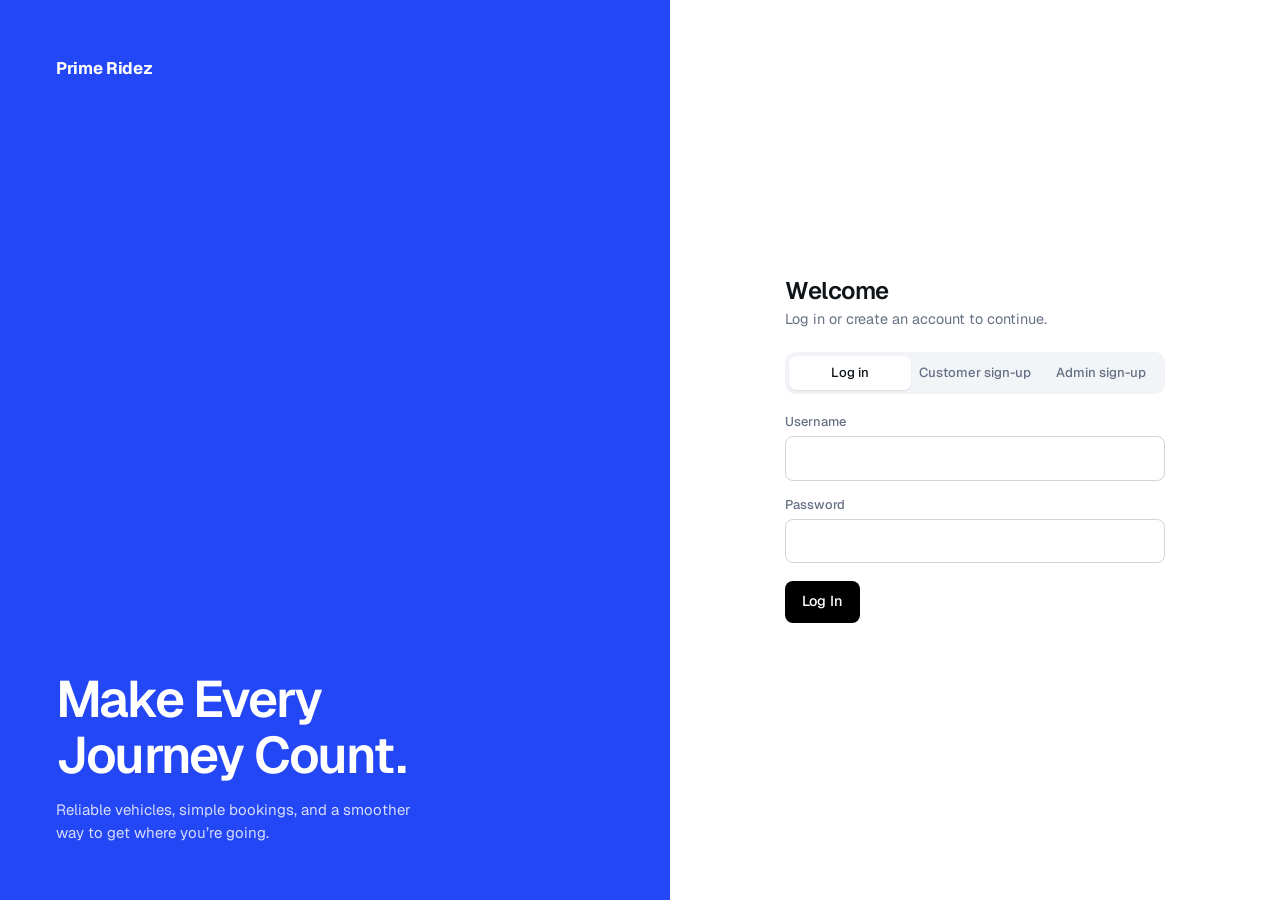
<file: frontend/index.html>
<!DOCTYPE html>
<html lang="en">
<head>
    <meta charset="UTF-8">
    <meta name="viewport" content="width=device-width, initial-scale=1">
    <title>Prime Ridez - Sign in</title>
    <link rel="stylesheet" href="css/style.css">
</head>
<body>
<div class="auth-wrap">
    <aside class="auth-hero">
        <div class="mark">Prime Ridez</div>
        <div>
            <h2>Make Every Journey Count.</h2>
            <p>Reliable vehicles, simple bookings, and a smoother way to get where you’re going.</p>
        </div>
    </aside>
    <main class="auth-main">
    <div class="auth-card">
        <h1>Welcome</h1>
        <div class="sub">Log in or create an account to continue.</div>

        <div class="tabs">
            <button id="tab-login" class="active" onclick="showTab('login')">Log in</button>
            <button id="tab-customer" onclick="showTab('customer')">Customer sign-up</button>
            <button id="tab-admin" onclick="showTab('admin')">Admin sign-up</button>
        </div>

        <div id="alert" class="alert hidden"></div>

        <!-- Login -->
        <form id="form-login">
            <label>Username</label>
            <input type="text" id="login-username" required>
            <label>Password</label>
            <input type="password" id="login-password" required>
            <div class="btn-row">
                <button type="submit" class="btn-primary">Log In</button>
            </div>
        </form>

        <!-- Register Customer -->
        <form id="form-customer" class="hidden">
            <label>Username</label>
            <input type="text" id="c-username" required>
            <label>Password</label>
            <input type="password" id="c-password" required>
            <label>Full Name</label>
            <input type="text" id="c-name" required>
            <div class="field-row">
                <div>
                    <label>Phone</label>
                    <input type="text" id="c-phone">
                </div>
                <div>
                    <label>Driving License Number</label>
                    <input type="text" id="c-license">
                </div>
            </div>
            <div class="btn-row">
                <button type="submit" class="btn-primary">Create customer account</button>
            </div>
        </form>

        <!-- Register Admin -->
        <form id="form-admin" class="hidden">
            <label>Username</label>
            <input type="text" id="a-username" required>
            <label>Password</label>
            <input type="password" id="a-password" required>
            <label>Full Name</label>
            <input type="text" id="a-name" required>
            <div class="helper-text">Admin accounts can manage vehicles, users, and maintenance.</div>
            <div class="btn-row">
                <button type="submit" class="btn-primary">Create admin account</button>
            </div>
        </form>
    </div>
    </main>
</div>

<script src="js/api.js"></script>
<script>
    function showTab(which) {
        ["login", "customer", "admin"].forEach(t => {
            document.getElementById("tab-" + t).classList.toggle("active", t === which);
            document.getElementById("form-" + t).classList.toggle("hidden", t !== which);
        });
        hideAlert("alert");
    }

    document.getElementById("form-login").addEventListener("submit", async (e) => {
        e.preventDefault();
        const username = document.getElementById("login-username").value.trim();
        const password = document.getElementById("login-password").value;
        const { ok, data } = await API.post("/api/login", { username, password });
        if (ok && data.success) {
            Session.save(data.user);
            window.location.href = "dashboard.html";
        } else {
            showAlert("alert", data.message || "Login failed.", "error");
        }
    });

    document.getElementById("form-customer").addEventListener("submit", async (e) => {
        e.preventDefault();
        const payload = {
            username: document.getElementById("c-username").value.trim(),
            password: document.getElementById("c-password").value,
            name: document.getElementById("c-name").value.trim(),
            phone: document.getElementById("c-phone").value.trim(),
            license: document.getElementById("c-license").value.trim(),
        };
        const { ok, data } = await API.post("/api/register/customer", payload);
        if (ok && data.success) {
            Session.save(data.user);
            window.location.href = "dashboard.html";
        } else {
            showAlert("alert", data.message || "Registration failed.", "error");
        }
    });

    document.getElementById("form-admin").addEventListener("submit", async (e) => {
        e.preventDefault();
        const payload = {
            username: document.getElementById("a-username").value.trim(),
            password: document.getElementById("a-password").value,
            name: document.getElementById("a-name").value.trim(),
        };
        const { ok, data } = await API.post("/api/register/admin", payload);
        if (ok && data.success) {
            Session.save(data.user);
            window.location.href = "dashboard.html";
        } else {
            showAlert("alert", data.message || "Registration failed.", "error");
        }
    });

    // If already logged in, skip straight to the dashboard
    if (Session.get()) {
        window.location.href = "dashboard.html";
    }
</script>
</body>
</html>
</file>
<file: frontend/css/style.css>
@import url('https://fonts.googleapis.com/css2?family=Geist:wght@400;500;600;700&display=swap');

:root {
    --bg: #F2F4F7;
    --surface: #FFFFFF;
    --ink: #0F1419;
    --muted: #667085;
    --line: #E3E7ED;
    --accent: #2447F5;
    --accent-dark: #1A35C4;
    --accent-soft: #E8ECFE;
    --ok: #12795A;     --ok-soft: #DDF3EA;
    --warn: #A15C07;   --warn-soft: #FDEFD3;
    --bad: #C0362C;    --bad-soft: #FBE4E1;
    --font: 'Geist', 'DM Sans', 'Google Sans', system-ui, -apple-system, 'Segoe UI', Roboto, sans-serif;
}

* { box-sizing: border-box; }

body {
    margin: 0;
    font-family: var(--font);
    background: var(--bg);
    color: var(--ink);
    line-height: 1.5;
    font-size: 15px;
    -webkit-font-smoothing: antialiased;
    font-variant-numeric: tabular-nums;
}

h1, h2, h3 { font-weight: 600; letter-spacing: -0.02em; margin: 0 0 .5em; }
h1 { font-size: 1.9rem; line-height: 1.15; margin-bottom: 20px; }
h2 { font-size: 1.05rem; margin-top: 1.4em; }
a { color: var(--accent); }

/* ===== Shell ===== */
.app-shell { display: flex; min-height: 100vh; }

.sidebar {
    width: 232px;
    flex-shrink: 0;
    background: var(--surface);
    border-right: 1px solid var(--line);
    padding: 22px 12px;
    display: flex;
    flex-direction: column;
    position: sticky;
    top: 0;
    height: 100vh;
}
.sidebar .brand {
    font-weight: 700;
    font-size: 1.05rem;
    letter-spacing: -0.02em;
    padding: 0 10px 18px;
}
.sidebar .session {
    margin: 0 4px 14px;
    padding: 10px;
    background: var(--bg);
    border-radius: 8px;
    font-size: .82rem;
    color: var(--muted);
}
.sidebar .session strong { color: var(--ink); font-weight: 600; }

.sidebar nav { display: flex; flex-direction: column; gap: 2px; flex: 1; }
.sidebar nav a {
    color: #3B4350;
    text-decoration: none;
    padding: 8px 10px;
    border-radius: 8px;
    font-size: .92rem;
    font-weight: 500;
}
.sidebar nav a:hover { background: var(--bg); color: var(--ink); }
.sidebar nav a.active { background: var(--accent-soft); color: var(--accent-dark); }

.sidebar .logout {
    margin: 12px 4px 0;
    background: transparent;
    border: 1px solid var(--line);
    color: var(--muted);
}
.sidebar .logout:hover { color: var(--bad); border-color: var(--bad); }

.content { flex: 1; min-width: 0; padding: 40px 44px 60px; }

/* ===== Panels ===== */
.panel {
    background: var(--surface);
    border: 1px solid var(--line);
    border-radius: 12px;
    padding: 22px;
    margin-bottom: 20px;
    overflow-x: auto;
}
.panel h2:first-child { margin-bottom: 14px; }

/* ===== Forms ===== */
label { display: block; font-size: .8rem; font-weight: 500; color: var(--muted); margin: 14px 0 5px; }
input, select {
    width: 100%;
    padding: 10px 12px;
    border: 1px solid #D0D5DD;
    border-radius: 8px;
    font: inherit;
    background: #fff;
    color: var(--ink);
}
input::placeholder { color: #98A2B3; }
input:focus, select:focus, button:focus-visible, a:focus-visible {
    outline: 2px solid var(--accent);
    outline-offset: 1px;
    border-color: var(--accent);
}
.field-row { display: flex; gap: 14px; flex-wrap: wrap; }
.field-row > div { flex: 1; min-width: 140px; }

/* ===== Buttons ===== */
button, .btn {
    display: inline-block;
    padding: 9px 16px;
    border-radius: 8px;
    border: 1px solid transparent;
    font: inherit;
    font-size: .9rem;
    font-weight: 500;
    cursor: pointer;
    text-decoration: none;
    transition: background .15s, border-color .15s;
}
.btn-primary { background: black; color: #fff; }
.btn-primary:hover { background: var(--accent-dark); }
.btn-secondary { background: #fff; border-color: #D0D5DD; color: var(--ink); padding: 6px 12px; }
.btn-secondary:hover { background: var(--bg); }
.btn-danger { background: #fff; border-color: #F0C4BF; color: var(--bad); padding: 6px 12px; }
.btn-danger:hover { background: var(--bad); border-color: var(--bad); color: #fff; }
.btn-row { margin-top: 18px; display: flex; gap: 10px; }

/* ===== Tables ===== */
table { width: 100%; border-collapse: collapse; font-size: .9rem; }
th {
    text-align: left;
    font-size: .78rem;
    font-weight: 500;
    color: var(--muted);
    padding: 8px 12px;
    border-bottom: 1px solid var(--line);
    white-space: nowrap;
}
td { padding: 12px; border-bottom: 1px solid var(--line); vertical-align: middle; }
tbody tr:last-child td { border-bottom: 0; }
tbody tr:hover td { background: #FAFBFC; }

/* IDs: bold, tracked, set apart from body text like a number plate */
td.id { font-weight: 600; font-size: .82rem; letter-spacing: .08em; color: var(--ink); white-space: nowrap; }
th.id { color: var(--muted); }

/* ===== Pills ===== */
.pill {
    display: inline-flex;
    align-items: center;
    gap: 6px;
    padding: 2px 10px;
    border-radius: 999px;
    font-size: .78rem;
    font-weight: 500;
}
.pill-green { background: var(--ok-soft); color: var(--ok); }
.pill-red { background: var(--bad-soft); color: var(--bad); }
.pill-amber { background: var(--warn-soft); color: var(--warn); }

/* ===== Alerts ===== */
.alert { padding: 11px 14px; border-radius: 8px; margin-bottom: 16px; font-size: .9rem; border: 1px solid; }
.alert-error { background: var(--bad-soft); color: var(--bad); border-color: #F3C3BE; }
.alert-success { background: var(--ok-soft); color: var(--ok); border-color: #B7E3D1; }

.hidden { display: none !important; }
.empty-note { color: var(--muted); font-size: .9rem; padding: 8px 0; }
.helper-text { font-size: .8rem; color: var(--muted); margin-top: 8px; }

/* ===== Dashboard stats ===== */
.stats { display: grid; grid-template-columns: repeat(auto-fit, minmax(210px, 1fr)); gap: 14px; margin-bottom: 20px; }
.stat { background: var(--surface); border: 1px solid var(--line); border-radius: 12px; padding: 18px 20px; }
.stat .label { font-size: .82rem; color: var(--muted); }
.stat .value { font-size: 1.7rem; font-weight: 600; letter-spacing: -0.02em; margin-top: 4px; }
.stat .value small { font-size: 1rem; color: var(--muted); font-weight: 500; }
.stat.hero { background: var(--ink); border-color: var(--ink); color: #fff; }
.stat.hero .label { color: #A8B0BE; }

/* ===== Sign-in: split screen ===== */
.auth-wrap { min-height: 100vh; display: grid; grid-template-columns: 1.1fr 1fr; }
.auth-hero {
    background: var(--accent);
    color: #fff;
    padding: 56px;
    display: flex;
    flex-direction: column;
    justify-content: space-between;
}
.auth-hero .mark { font-weight: 700; letter-spacing: -0.02em; font-size: 1.05rem; }
.auth-hero h2 { font-size: clamp(2rem, 4vw, 3.2rem); line-height: 1.08; letter-spacing: -0.035em; max-width: 13ch; margin: 0; }
.auth-hero p { margin: 16px 0 0; max-width: 38ch; color: #D5DCFF; }
.auth-main { display: flex; align-items: center; justify-content: center; padding: 32px; background: var(--surface); }
.auth-card { width: 100%; max-width: 380px; }
.auth-card h1 { font-size: 1.5rem; margin-bottom: 4px; }
.auth-card .sub { color: var(--muted); font-size: .9rem; margin-bottom: 22px; }

.tabs { display: flex; gap: 4px; padding: 4px; background: var(--bg); border-radius: 10px; margin-bottom: 18px; }
.tabs button {
    flex: 1;
    background: none;
    border: 0;
    padding: 7px 4px;
    font-size: .82rem;
    color: var(--muted);
    border-radius: 7px;
}
.tabs button.active { background: #fff; color: var(--ink); box-shadow: 0 1px 2px rgba(16, 24, 40, .1); }

/* ===== Small screens ===== */
@media (max-width: 800px) {
    .app-shell { flex-direction: column; }
    .sidebar { width: 100%; height: auto; position: static; border-right: 0; border-bottom: 1px solid var(--line); padding: 14px 12px; }
    .sidebar nav { flex-direction: row; overflow-x: auto; flex: none; }
    .sidebar nav a { white-space: nowrap; }
    .content { padding: 24px 16px 48px; }
    .auth-wrap { grid-template-columns: 1fr; }
    .auth-hero { padding: 28px; gap: 28px; }
    .auth-hero h2 { font-size: 1.8rem; }
}

@media (prefers-reduced-motion: reduce) { * { transition: none !important; } }
/* ===== Added for CRUD + Fine module ===== */
.pill-muted { background: var(--line); color: var(--muted); }

.actions { display: flex; gap: 6px; justify-content: flex-end; flex-wrap: wrap; }
.fleet-thumb, .fleet-thumb-placeholder { width: 84px; height: 56px; border-radius: 8px; object-fit: cover; display: inline-grid; place-items: center; background: var(--bg); color: var(--muted); font-size: .7rem; }
.photo-button { position: relative; overflow: hidden; display: inline-block; padding: 6px 12px; white-space: nowrap; }
.photo-button input { position: absolute; inset: 0; opacity: 0; cursor: pointer; }

.modal-overlay { position: fixed; inset: 0; background: rgba(0,0,0,0.5); display: flex; align-items: center; justify-content: center; z-index: 1000; padding: 16px; }
.modal-body { background: #fff; padding: 24px; border-radius: 12px; width: 100%; max-width: 500px; max-height: 90vh; overflow-y: auto; }
.modal-body h2 { margin-top: 0; }

.toolbar { display: flex; justify-content: space-between; align-items: center; gap: 12px; margin-bottom: 15px; flex-wrap: wrap; }
.toolbar h2 { margin: 0; }
.toolbar select { width: auto; padding: 6px 12px; }
.btn-warn { background: #fff; border-color: #EBD3A3; color: var(--warn); padding: 6px 12px; }
.btn-warn:hover { background: var(--warn); border-color: var(--warn); color: #fff; }



/* ---------- vehicle cards ---------- */
.vehicle-grid { display: grid; grid-template-columns: repeat(3, minmax(0, 1fr)); gap: 20px; margin-top: 18px; }
.vehicle-card { background: var(--surface); border: 1px solid var(--line); border-radius: 14px; overflow: hidden; display: flex; flex-direction: column; box-shadow: 0 4px 14px rgba(15,20,25,.045); transition: transform .22s ease, box-shadow .22s ease, border-color .22s ease; animation: card-enter .42s both ease-out; }
.vehicle-card:hover { border-color: #C5CBD6; transform: translateY(-4px); box-shadow: 0 12px 26px rgba(15,20,25,.11); }
.vehicle-card:nth-child(3n + 2) { animation-delay: .06s; }
.vehicle-card:nth-child(3n) { animation-delay: .12s; }
@keyframes card-enter { from { opacity: 0; transform: translateY(12px); } to { opacity: 1; transform: translateY(0); } }
.vehicle-open { display: block; flex: 1; width: 100%; padding: 0; border: 0; border-radius: 0; background: none; color: inherit; font: inherit; text-align: left; cursor: pointer; }
.vehicle-open:focus-visible { outline-offset: -3px; }
.vehicle-info { padding: 14px 16px 4px; }
.vehicle-info h3 { margin: 0; font-size: 1.05rem; }
.vehicle-info .meta { margin-top: 2px; font-size: .85rem; color: var(--muted); }
.vehicle-foot { display: flex; align-items: center; justify-content: space-between; gap: 10px; padding: 10px 16px 16px; }
.vehicle-foot .price { font-size: 1.2rem; font-weight: 600; letter-spacing: -0.02em; }
.vehicle-foot .price small { display: block; font-size: .8rem; font-weight: 400; color: var(--muted); letter-spacing: 0; }
.vehicle-foot .btn-primary { flex: none; white-space: nowrap; }

/* image area, shared by card thumbnail and detail view */
.media { position: relative; aspect-ratio: 4 / 3; overflow: hidden; background: var(--bg); }
.media img { display: block; width: 100%; height: 100%; object-fit: cover; transition: transform .35s ease; }
.vehicle-open:hover .media img { transform: scale(1.03); }
.chip { position: absolute; left: 10px; top: 10px; padding: 2px 10px; border-radius: 999px; background: rgba(255,255,255,.94); border: 1px solid var(--line); font-size: .78rem; font-weight: 500; }

/* illustration shown until a photo is added: colour follows vehicle type */
.ph { position: absolute; inset: 0; display: grid; place-items: center; background: var(--ph-bg); --ph-bg: var(--accent-soft); --ph-body: var(--accent); }
.ph[data-type="VAN"] { --ph-bg: var(--ok-soft); --ph-body: var(--ok); }
.ph[data-type="MOTORCYCLE"] { --ph-bg: var(--warn-soft); --ph-body: #C77712; }
.ph svg { width: 86%; height: auto; }
.ph .ground { fill: var(--ink); opacity: .09; }
.ph .body { fill: var(--ph-body); }
.ph .glass { fill: #fff; opacity: .92; }
.ph .tyre { fill: var(--ink); }
.ph .rim { fill: #fff; }
.ph .shade { fill: var(--ink); opacity: .75; }
.ph .line { fill: none; stroke: var(--ink); stroke-width: 6; stroke-linecap: round; stroke-linejoin: round; }
.media-note { position: absolute; left: 14px; bottom: 12px; font-size: .78rem; color: var(--muted); }

/* ---------- detail view ---------- */
body.modal-open { overflow: hidden; }
.detail { position: relative; display: grid; grid-template-columns: 1.15fr 1fr; width: 100%; max-width: 880px; max-height: 92vh; overflow: auto; background: var(--surface); border-radius: 14px; animation: detail-enter .24s ease-out; }
@keyframes detail-enter { from { opacity: 0; transform: translateY(8px) scale(.985); } to { opacity: 1; transform: translateY(0) scale(1); } }
.detail-media { position: relative; min-height: 340px; background: var(--bg); }
.detail-media img, .detail-media .ph { position: absolute; inset: 0; width: 100%; height: 100%; }
.detail-media img { object-fit: cover; }
.detail-close { position: absolute; top: 10px; right: 10px; z-index: 2; width: 34px; height: 34px; padding: 0; border-radius: 50%; border: 1px solid var(--line); background: #fff; font-size: 1.25rem; line-height: 1; color: var(--ink); }
.detail-close:hover { background: var(--bg); }
.detail-info { display: flex; flex-direction: column; padding: 28px 28px 24px; }
.detail-info h2 { margin: 10px 0 0; font-size: 1.5rem; line-height: 1.15; }
.detail-info .sub { margin: 4px 0 0; color: var(--muted); font-size: .9rem; }
.detail-price { margin-top: 16px; font-size: 1.7rem; font-weight: 600; letter-spacing: -0.02em; }
.detail-price small { font-size: .9rem; font-weight: 400; color: var(--muted); letter-spacing: 0; }
.facts, .estimate { margin: 16px 0 0; padding: 0; }
.facts div, .estimate div { display: flex; justify-content: space-between; gap: 12px; padding: 9px 0; border-bottom: 1px solid var(--line); font-size: .92rem; }
.facts dt, .estimate dt { color: var(--muted); }
.facts dd, .estimate dd { margin: 0; font-weight: 500; }
.estimate-title { margin: 20px 0 0; font-size: .9rem; font-weight: 600; }
.estimate { margin-top: 4px; }
.detail-info .btn-row { margin-top: auto; padding-top: 22px; justify-content: flex-end; }
@media (max-width: 720px) {
    .vehicle-grid { grid-template-columns: repeat(2, minmax(0, 1fr)); gap: 14px; }
    .detail { display: flex; flex-direction: column; }
    .detail-media { flex: none; min-height: 0; aspect-ratio: 4 / 3; }
    .detail-info { flex: none; padding: 20px; }
}
@media (max-width: 520px) { .vehicle-grid { grid-template-columns: 1fr; } }
@media (prefers-reduced-motion: reduce) {
    .vehicle-card, .detail, .media img { animation: none !important; transition: none !important; }
}

/* ---------- booking + receipt modals (unchanged) ---------- */
pre.receipt-box { font-family: monospace; background: #f8f9fa; border: 1px solid #e3e7ed; padding: 14px; border-radius: 8px; white-space: pre-wrap; font-size: 0.82rem; }
</file>
